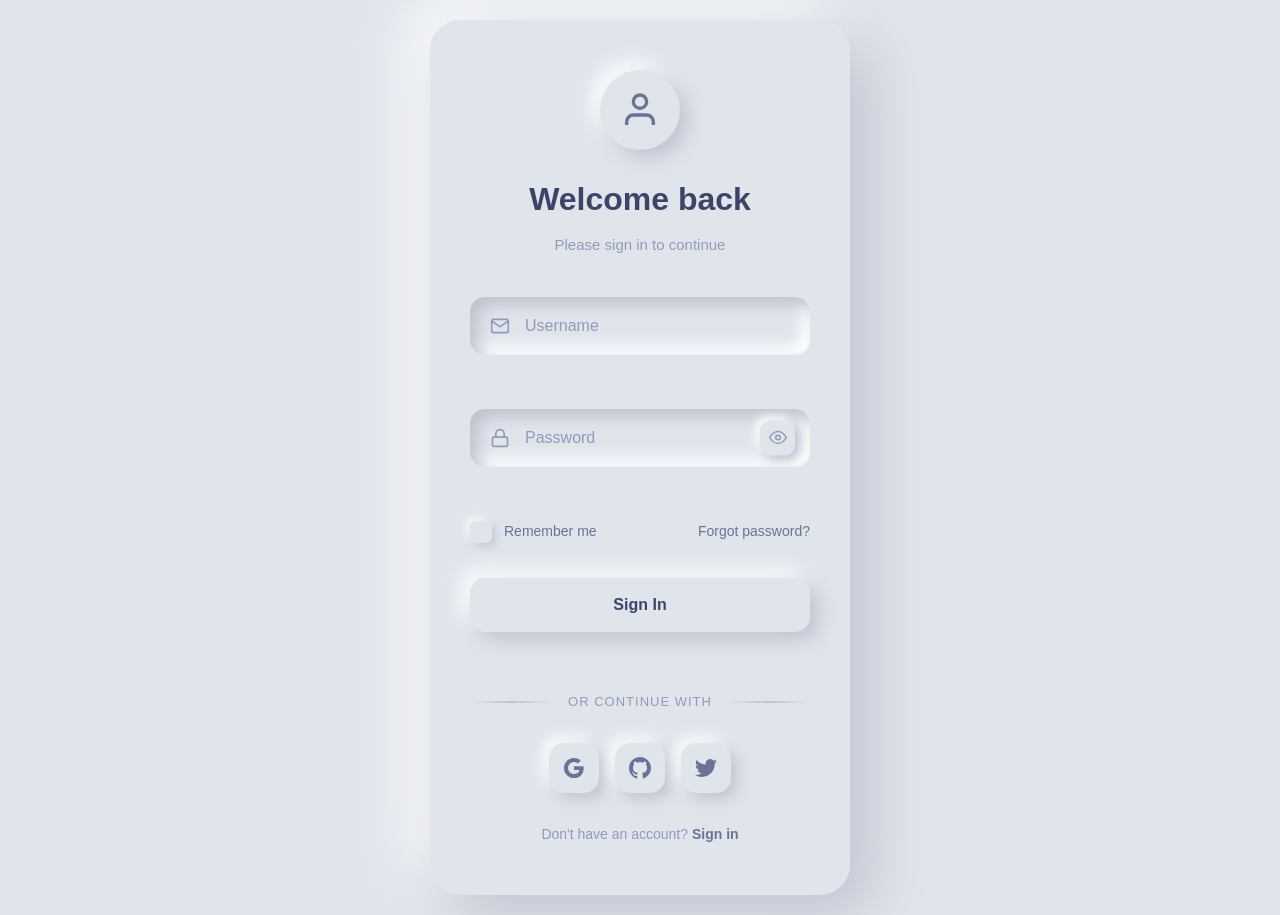
<file: login/index.html>
<!DOCTYPE html>
<html lang="en">
<head>
    <meta charset="UTF-8">
    <meta name="viewport" content="width=device-width, initial-scale=1.0">
    <title>Neumorphism Login Form</title>
    <meta name="description" content="Soft-UI login form with realistic dual shadows and ambient mouse-tracked lighting.">
    <meta name="author" content="Aigars Silkalns / Colorlib">
    <link rel="canonical" href="https://puikinsh.github.io/login-forms/forms/neumorphism/">
    <link rel="icon" type="image/svg+xml" href="data:image/svg+xml,<svg xmlns='http://www.w3.org/2000/svg' viewBox='0 0 100 100'><circle cx='50' cy='50' r='48' fill='%236366f1'/><text x='50' y='68' font-size='60' text-anchor='middle' fill='white' font-family='system-ui,sans-serif'>L</text></svg>">
    <meta property="og:type" content="website">
    <meta property="og:title" content="Neumorphism Login Form">
    <meta property="og:description" content="Soft-UI login form with realistic dual shadows and ambient mouse-tracked lighting.">
    <meta property="og:url" content="https://puikinsh.github.io/login-forms/forms/neumorphism/">
    <meta property="og:image" content="https://puikinsh.github.io/login-forms/assets/screenshots/neumorphism.png">
    <meta name="twitter:card" content="summary_large_image">
    <meta name="twitter:title" content="Neumorphism Login Form">
    <meta name="twitter:description" content="Soft-UI login form with realistic dual shadows and ambient mouse-tracked lighting.">
    <meta name="twitter:image" content="https://puikinsh.github.io/login-forms/assets/screenshots/neumorphism.png">
    <link rel="stylesheet" href="style.css">
</head>
<body>
    <div class="login-container">
        <div class="login-card">
            <div class="login-header">
                <div class="neu-icon">
                    <div class="icon-inner">
                        <svg viewBox="0 0 24 24" fill="none" stroke="currentColor" stroke-width="2">
                            <path d="M20 21v-2a4 4 0 0 0-4-4H8a4 4 0 0 0-4 4v2"/>
                            <circle cx="12" cy="7" r="4"/>
                        </svg>
                    </div>
                </div>
                <h2>Welcome back</h2>
                <p>Please sign in to continue</p>
            </div>
            
            <form class="login-form" id="loginForm" novalidate>
                <div class="form-group">
                    <div class="input-group neu-input">
                        <input type="username" id="username" name="username" required autocomplete="username" placeholder=" ">
                        <label for="username">Username</label>
                        <div class="input-icon">
                            <svg viewBox="0 0 24 24" fill="none" stroke="currentColor" stroke-width="2">
                                <path d="M4 4h16c1.1 0 2 .9 2 2v12c0 1.1-.9 2-2 2H4c-1.1 0-2-.9-2-2V6c0-1.1.9-2 2-2z"/>
                                <polyline points="22,6 12,13 2,6"/>
                            </svg>
                        </div>
                    </div>
                    <span class="error-message" id="emailError"></span>
                </div>

                <div class="form-group">
                    <div class="input-group neu-input password-group">
                        <input type="password" id="password" name="password" required autocomplete="current-password" placeholder=" ">
                        <label for="password">Password</label>
                        <div class="input-icon">
                            <svg viewBox="0 0 24 24" fill="none" stroke="currentColor" stroke-width="2">
                                <rect x="3" y="11" width="18" height="11" rx="2" ry="2"/>
                                <path d="M7 11V7a5 5 0 0110 0v4"/>
                            </svg>
                        </div>
                        <button type="button" class="password-toggle neu-toggle" id="passwordToggle" aria-label="Toggle password visibility">
                            <svg class="eye-open" viewBox="0 0 24 24" fill="none" stroke="currentColor" stroke-width="2">
                                <path d="M1 12s4-8 11-8 11 8 11 8-4 8-11 8-11-8-11-8z"/>
                                <circle cx="12" cy="12" r="3"/>
                            </svg>
                            <svg class="eye-closed" viewBox="0 0 24 24" fill="none" stroke="currentColor" stroke-width="2">
                                <path d="M17.94 17.94A10.07 10.07 0 0 1 12 20c-7 0-11-8-11-8a18.45 18.45 0 0 1 5.06-5.94M9.9 4.24A9.12 9.12 0 0 1 12 4c7 0 11 8 11 8a18.5 18.5 0 0 1-2.16 3.19m-6.72-1.07a3 3 0 1 1-4.24-4.24"/>
                                <line x1="1" y1="1" x2="23" y2="23"/>
                            </svg>
                        </button>
                    </div>
                    <span class="error-message" id="passwordError"></span>
                </div>

                <div class="form-options">
                    <div class="remember-wrapper">
                        <input type="checkbox" id="remember" name="remember">
                        <label for="remember" class="checkbox-label">
                            <div class="neu-checkbox">
                                <svg viewBox="0 0 24 24" fill="none" stroke="currentColor" stroke-width="3">
                                    <polyline points="20 6 9 17 4 12"/>
                                </svg>
                            </div>
                            Remember me
                        </label>
                    </div>
                    <a href="#" class="forgot-link">Forgot password?</a>
                </div>

                <button type="submit" class="neu-button login-btn">
                    <span class="btn-text">Sign In</span>
                    <div class="btn-loader">
                        <div class="neu-spinner"></div>
                    </div>
                </button>
            </form>

            <div class="divider">
                <div class="divider-line"></div>
                <span>or continue with</span>
                <div class="divider-line"></div>
            </div>

            <div class="social-login">
                <button type="button" class="social-btn neu-social">
                    <svg viewBox="0 0 24 24" fill="currentColor">
                        <path d="M22.56 12.25c0-.78-.07-1.53-.2-2.25H12v4.26h5.92c-.26 1.37-1.04 2.53-2.21 3.31v2.77h3.57c2.08-1.92 3.28-4.74 3.28-8.09z"/>
                        <path d="M12 23c2.97 0 5.46-.98 7.28-2.66l-3.57-2.77c-.98.66-2.23 1.06-3.71 1.06-2.86 0-5.29-1.93-6.16-4.53H2.18v2.84C3.99 20.53 7.7 23 12 23z"/>
                        <path d="M5.84 14.09c-.22-.66-.35-1.36-.35-2.09s.13-1.43.35-2.09V7.07H2.18C1.43 8.55 1 10.22 1 12s.43 3.45 1.18 4.93l2.85-2.22.81-.62z"/>
                        <path d="M12 5.38c1.62 0 3.06.56 4.21 1.64l3.15-3.15C17.45 2.09 14.97 1 12 1 7.7 1 3.99 3.47 2.18 7.07l3.66 2.84c.87-2.6 3.3-4.53 6.16-4.53z"/>
                    </svg>
                </button>
                <button type="button" class="social-btn neu-social">
                    <svg viewBox="0 0 24 24" fill="currentColor">
                        <path d="M12 0c-6.626 0-12 5.373-12 12 0 5.302 3.438 9.8 8.207 11.387.599.111.793-.261.793-.577v-2.234c-3.338.726-4.033-1.416-4.033-1.416-.546-1.387-1.333-1.756-1.333-1.756-1.089-.745.083-.729.083-.729 1.205.084 1.839 1.237 1.839 1.237 1.07 1.834 2.807 1.304 3.492.997.107-.775.418-1.305.762-1.604-2.665-.305-5.467-1.334-5.467-5.931 0-1.311.469-2.381 1.236-3.221-.124-.303-.535-1.524.117-3.176 0 0 1.008-.322 3.301 1.23.957-.266 1.983-.399 3.003-.404 1.02.005 2.047.138 3.006.404 2.291-1.552 3.297-1.23 3.297-1.23.653 1.653.242 2.874.118 3.176.77.84 1.235 1.911 1.235 3.221 0 4.609-2.807 5.624-5.479 5.921.43.372.823 1.102.823 2.222v3.293c0 .319.192.694.801.576 4.765-1.589 8.199-6.086 8.199-11.386 0-6.627-5.373-12-12-12z"/>
                    </svg>
                </button>
                <button type="button" class="social-btn neu-social">
                    <svg viewBox="0 0 24 24" fill="currentColor">
                        <path d="M23.953 4.57a10 10 0 01-2.825.775 4.958 4.958 0 002.163-2.723c-.951.555-2.005.959-3.127 1.184a4.92 4.92 0 00-8.384 4.482C7.69 8.095 4.067 6.13 1.64 3.162a4.822 4.822 0 00-.666 2.475c0 1.71.87 3.213 2.188 4.096a4.904 4.904 0 01-2.228-.616v.06a4.923 4.923 0 003.946 4.827 4.996 4.996 0 01-2.212.085 4.936 4.936 0 004.604 3.417 9.867 9.867 0 01-6.102 2.105c-.39 0-.779-.023-1.17-.067a13.995 13.995 0 007.557 2.209c9.053 0 13.998-7.496 13.998-13.985 0-.21 0-.42-.015-.63A9.935 9.935 0 0024 4.59z"/>
                    </svg>
                </button>
            </div>

            <div class="signup-link">
                <p>Don't have an account?  <a href="register.html" class="comfort-link signup-link">Sign in</a>
            </div>

            <div class="success-message" id="successMessage">
                <div class="success-icon neu-icon">
                    <svg viewBox="0 0 24 24" fill="none" stroke="currentColor" stroke-width="3">
                        <polyline points="20 6 9 17 4 12"/>
                    </svg>
                </div>
                <h3>Success!</h3>
                <p>Redirecting to your dashboard...</p>
            </div>
        </div>
    </div>
<script src="js/login.js"></script>
</body>
</html>
</file>
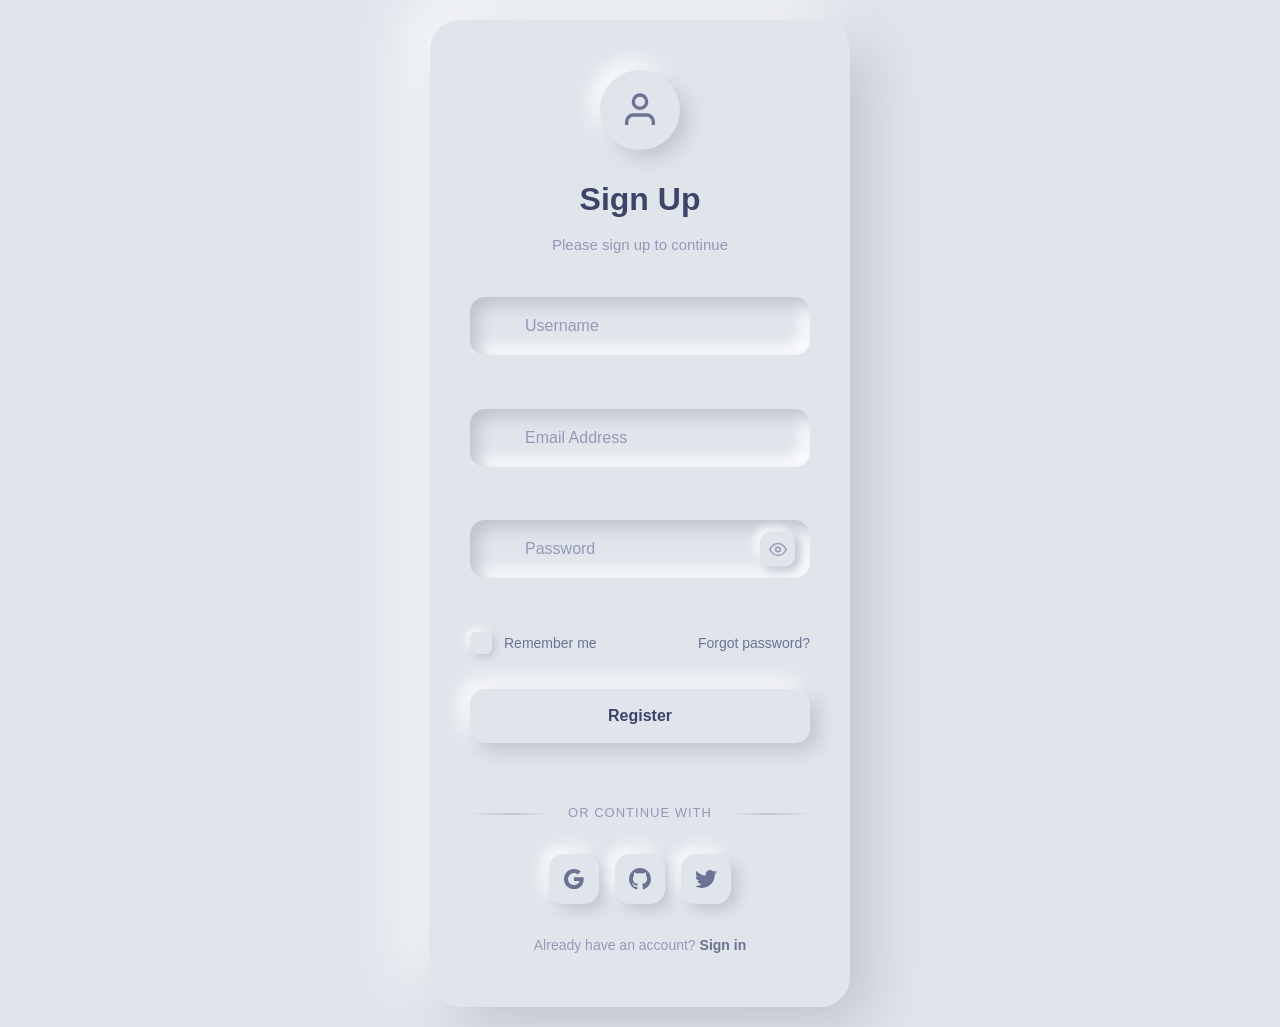
<file: login/register.html>
<!DOCTYPE html>
<html lang="en">
<head>
    <meta charset="UTF-8">
    <meta name="viewport" content="width=device-width, initial-scale=1.0">
    <title>Neumorphism Login Form</title>
    <meta name="description" content="Soft-UI login form with realistic dual shadows and ambient mouse-tracked lighting.">
    <meta name="author" content="Aigars Silkalns / Colorlib">
    <link rel="canonical" href="https://puikinsh.github.io/login-forms/forms/neumorphism/">
    <link rel="icon" type="image/svg+xml" href="data:image/svg+xml,<svg xmlns='http://www.w3.org/2000/svg' viewBox='0 0 100 100'><circle cx='50' cy='50' r='48' fill='%236366f1'/><text x='50' y='68' font-size='60' text-anchor='middle' fill='white' font-family='system-ui,sans-serif'>L</text></svg>">
    <meta property="og:type" content="website">
    <meta property="og:title" content="Neumorphism Login Form">
    <meta property="og:description" content="Soft-UI login form with realistic dual shadows and ambient mouse-tracked lighting.">
    <meta property="og:url" content="https://puikinsh.github.io/login-forms/forms/neumorphism/">
    <meta property="og:image" content="https://puikinsh.github.io/login-forms/assets/screenshots/neumorphism.png">
    <meta name="twitter:card" content="summary_large_image">
    <meta name="twitter:title" content="Neumorphism Login Form">
    <meta name="twitter:description" content="Soft-UI login form with realistic dual shadows and ambient mouse-tracked lighting.">
    <meta name="twitter:image" content="https://puikinsh.github.io/login-forms/assets/screenshots/neumorphism.png">
    <link rel="stylesheet" href="style.css">
</head>
<body>
    <div class="login-container">
        <div class="login-card">
            <div class="login-header">
                <div class="neu-icon">
                    <div class="icon-inner">
                        <svg viewBox="0 0 24 24" fill="none" stroke="currentColor" stroke-width="2">
                            <path d="M20 21v-2a4 4 0 0 0-4-4H8a4 4 0 0 0-4 4v2"/>
                            <circle cx="12" cy="7" r="4"/>
                        </svg>
                    </div>
                </div>
                <h2>Sign Up</h2>
                <p>Please sign up to continue</p>
            </div>
            
            <form class="login-form" id="registerForm" novalidate>
                
                <div class="form-group">
                    <div class="input-group neu-input">
                        <input type="username" id="username" name="username" required autocomplete="username" placeholder=" ">
                        <label for="username">Username</label>
                        <div class="input-icon">
                            </svg>
                        </div>
                    </div>
                    <span class="error-message" id="usernameError"></span>
                </div>
                
                <div class="form-group">
                    <div class="input-group neu-input email-group">
                        <input type="email" id="email" name="email" required autocomplete="email" placeholder=" ">
                        <label for="email">Email Address</label>
                        <div class="input-icon">
                            </svg>
                        </div>
                    </div>
                    <span class="error-message" id="emailError"></span>
                </div>
                
                <div class="form-group">
                    <div class="input-group neu-input password-group">
                        <input type="password" id="password" name="password" required autocomplete="current-password" placeholder=" ">
                        <label for="password">Password</label>
                        <div class="input-icon"></div>
                        <button type="button" class="password-toggle neu-toggle" id="passwordToggle" aria-label="Toggle password visibility">
                            <svg class="eye-open" viewBox="0 0 24 24" fill="none" stroke="currentColor" stroke-width="2">
                                <path d="M1 12s4-8 11-8 11 8 11 8-4 8-11 8-11-8-11-8z"/>
                                <circle cx="12" cy="12" r="3"/>
                            </svg>
                            <svg class="eye-closed" viewBox="0 0 24 24" fill="none" stroke="currentColor" stroke-width="2">
                                <path d="M17.94 17.94A10.07 10.07 0 0 1 12 20c-7 0-11-8-11-8a18.45 18.45 0 0 1 5.06-5.94M9.9 4.24A9.12 9.12 0 0 1 12 4c7 0 11 8 11 8a18.5 18.5 0 0 1-2.16 3.19m-6.72-1.07a3 3 0 1 1-4.24-4.24"/>
                                <line x1="1" y1="1" x2="23" y2="23"/>
                            </svg>
                        </button>
                    </div>
                    <span class="error-message" id="passwordError"></span>
                </div>

                <div class="form-options">
                    <div class="remember-wrapper">
                        <input type="checkbox" id="remember" name="remember">
                        <label for="remember" class="checkbox-label">
                            <div class="neu-checkbox">
                                <svg viewBox="0 0 24 24" fill="none" stroke="currentColor" stroke-width="3">
                                    <polyline points="20 6 9 17 4 12"/>
                                </svg>
                            </div>
                            Remember me
                        </label>
                    </div>
                    <a href="#" class="forgot-link">Forgot password?</a>
                </div>

                <button type="submit" class="neu-button register-btn">
                    <span class="btn-text">Register</span>
                    <div class="btn-loader">
                        <div class="neu-spinner"></div>
                    </div>
                </button>
                
                <p id="message"></p>

                
            </form>

            <div class="divider">
                <div class="divider-line"></div>
                <span>or continue with</span>
                <div class="divider-line"></div>
            </div>

            <div class="social-login">
                <button type="button" class="social-btn neu-social">
                    <svg viewBox="0 0 24 24" fill="currentColor">
                        <path d="M22.56 12.25c0-.78-.07-1.53-.2-2.25H12v4.26h5.92c-.26 1.37-1.04 2.53-2.21 3.31v2.77h3.57c2.08-1.92 3.28-4.74 3.28-8.09z"/>
                        <path d="M12 23c2.97 0 5.46-.98 7.28-2.66l-3.57-2.77c-.98.66-2.23 1.06-3.71 1.06-2.86 0-5.29-1.93-6.16-4.53H2.18v2.84C3.99 20.53 7.7 23 12 23z"/>
                        <path d="M5.84 14.09c-.22-.66-.35-1.36-.35-2.09s.13-1.43.35-2.09V7.07H2.18C1.43 8.55 1 10.22 1 12s.43 3.45 1.18 4.93l2.85-2.22.81-.62z"/>
                        <path d="M12 5.38c1.62 0 3.06.56 4.21 1.64l3.15-3.15C17.45 2.09 14.97 1 12 1 7.7 1 3.99 3.47 2.18 7.07l3.66 2.84c.87-2.6 3.3-4.53 6.16-4.53z"/>
                    </svg>
                </button>
                <button type="button" class="social-btn neu-social">
                    <svg viewBox="0 0 24 24" fill="currentColor">
                        <path d="M12 0c-6.626 0-12 5.373-12 12 0 5.302 3.438 9.8 8.207 11.387.599.111.793-.261.793-.577v-2.234c-3.338.726-4.033-1.416-4.033-1.416-.546-1.387-1.333-1.756-1.333-1.756-1.089-.745.083-.729.083-.729 1.205.084 1.839 1.237 1.839 1.237 1.07 1.834 2.807 1.304 3.492.997.107-.775.418-1.305.762-1.604-2.665-.305-5.467-1.334-5.467-5.931 0-1.311.469-2.381 1.236-3.221-.124-.303-.535-1.524.117-3.176 0 0 1.008-.322 3.301 1.23.957-.266 1.983-.399 3.003-.404 1.02.005 2.047.138 3.006.404 2.291-1.552 3.297-1.23 3.297-1.23.653 1.653.242 2.874.118 3.176.77.84 1.235 1.911 1.235 3.221 0 4.609-2.807 5.624-5.479 5.921.43.372.823 1.102.823 2.222v3.293c0 .319.192.694.801.576 4.765-1.589 8.199-6.086 8.199-11.386 0-6.627-5.373-12-12-12z"/>
                    </svg>
                </button>
                <button type="button" class="social-btn neu-social">
                    <svg viewBox="0 0 24 24" fill="currentColor">
                        <path d="M23.953 4.57a10 10 0 01-2.825.775 4.958 4.958 0 002.163-2.723c-.951.555-2.005.959-3.127 1.184a4.92 4.92 0 00-8.384 4.482C7.69 8.095 4.067 6.13 1.64 3.162a4.822 4.822 0 00-.666 2.475c0 1.71.87 3.213 2.188 4.096a4.904 4.904 0 01-2.228-.616v.06a4.923 4.923 0 003.946 4.827 4.996 4.996 0 01-2.212.085 4.936 4.936 0 004.604 3.417 9.867 9.867 0 01-6.102 2.105c-.39 0-.779-.023-1.17-.067a13.995 13.995 0 007.557 2.209c9.053 0 13.998-7.496 13.998-13.985 0-.21 0-.42-.015-.63A9.935 9.935 0 0024 4.59z"/>
                    </svg>
                </button>
            </div>

            <div class="signup-link">
                <p>Already have an account? <a href="index.html">Sign in</a></p>
            </div>

            <div class="success-message" id="successMessage">
                <div class="success-icon neu-icon">
                    <svg viewBox="0 0 24 24" fill="none" stroke="currentColor" stroke-width="3">
                        <polyline points="20 6 9 17 4 12"/>
                    </svg>
                </div>
                <h3>Success!</h3>
                <p>Redirecting to your dashboard...</p>
            </div>
        </div>
    </div>
<script src="js/register.js" defer></script>
</body>
</html>
</file>
<file: login/style.css>
/* Neumorphism Login Form - Complete & Self-Contained */

* {
    margin: 0;
    padding: 0;
    box-sizing: border-box;
}

body {
    font-family: -apple-system, BlinkMacSystemFont, 'Segoe UI', Roboto, sans-serif;
    background: #e0e5ec;
    min-height: 100vh;
    display: flex;
    align-items: center;
    justify-content: center;
    padding: 20px;
    line-height: 1.6;
}

.login-container {
    width: 100%;
    max-width: 420px;
}

.login-card {
    background: #e0e5ec;
    border-radius: 30px;
    padding: 50px 40px;
    box-shadow: 
        20px 20px 60px #bec3cf,
        -20px -20px 60px #ffffff;
    position: relative;
    transition: all 0.3s ease;
}

.login-card:hover {
    transform: translateY(-5px);
}

.login-header {
    text-align: center;
    margin-bottom: 40px;
}

.neu-icon {
    width: 80px;
    height: 80px;
    margin: 0 auto 24px;
    background: #e0e5ec;
    border-radius: 50%;
    display: flex;
    align-items: center;
    justify-content: center;
    box-shadow: 
        8px 8px 20px #bec3cf,
        -8px -8px 20px #ffffff,
        inset 0 0 0 #bec3cf,
        inset 0 0 0 #ffffff;
    transition: all 0.3s ease;
}

.neu-icon:hover {
    box-shadow: 
        4px 4px 10px #bec3cf,
        -4px -4px 10px #ffffff,
        inset 4px 4px 10px #bec3cf,
        inset -4px -4px 10px #ffffff;
}

.icon-inner {
    width: 40px;
    height: 40px;
    display: flex;
    align-items: center;
    justify-content: center;
    color: #6c7293;
}

.icon-inner svg {
    width: 100%;
    height: 100%;
}

.login-header h2 {
    color: #3d4468;
    font-size: 2rem;
    font-weight: 600;
    margin-bottom: 8px;
}

.login-header p {
    color: #9499b7;
    font-size: 15px;
    font-weight: 400;
}

/* Neumorphic Input Styles */
.form-group {
    margin-bottom: 28px;
    position: relative;
}

.neu-input {
    position: relative;
    background: #e0e5ec;
    border-radius: 15px;
    box-shadow: 
        inset 8px 8px 16px #bec3cf,
        inset -8px -8px 16px #ffffff;
    transition: all 0.3s ease;
}

.neu-input:focus-within {
    box-shadow: 
        inset 4px 4px 8px #bec3cf,
        inset -4px -4px 8px #ffffff;
}

.neu-input input {
    width: 100%;
    background: transparent;
    border: none;
    padding: 20px 24px;
    padding-left: 55px;
    color: #3d4468;
    font-size: 16px;
    font-weight: 500;
    outline: none;
    transition: all 0.3s ease;
}

.neu-input input::placeholder {
    color: transparent;
}

.neu-input label {
    position: absolute;
    left: 55px;
    top: 50%;
    transform: translateY(-50%);
    color: #9499b7;
    font-size: 16px;
    font-weight: 400;
    pointer-events: none;
    transition: all 0.3s ease;
}

.neu-input input:focus + label,
.neu-input input:not(:placeholder-shown) + label {
    top: 8px;
    font-size: 12px;
    color: #6c7293;
    transform: translateY(0);
}

.input-icon {
    position: absolute;
    left: 20px;
    top: 50%;
    transform: translateY(-50%);
    width: 20px;
    height: 20px;
    color: #9499b7;
    transition: all 0.3s ease;
}

.input-icon svg {
    width: 100%;
    height: 100%;
}

.neu-input:focus-within .input-icon {
    color: #6c7293;
}

/* Password Toggle */
.password-group {
    padding-right: 50px;
}

.neu-toggle {
    position: absolute;
    right: 15px;
    top: 50%;
    transform: translateY(-50%);
    background: #e0e5ec;
    border: none;
    width: 35px;
    height: 35px;
    border-radius: 10px;
    cursor: pointer;
    display: flex;
    align-items: center;
    justify-content: center;
    color: #9499b7;
    box-shadow: 
        4px 4px 10px #bec3cf,
        -4px -4px 10px #ffffff;
    transition: all 0.3s ease;
}

.neu-toggle:hover {
    color: #6c7293;
}

.neu-toggle:active {
    box-shadow: 
        inset 2px 2px 5px #bec3cf,
        inset -2px -2px 5px #ffffff;
}

.neu-toggle svg {
    width: 18px;
    height: 18px;
}

.eye-closed {
    display: none;
}

.neu-toggle.show-password .eye-open {
    display: none;
}

.neu-toggle.show-password .eye-closed {
    display: block;
}

/* Form Options */
.form-options {
    display: flex;
    justify-content: space-between;
    align-items: center;
    margin-bottom: 35px;
    flex-wrap: wrap;
    gap: 16px;
}

.remember-wrapper {
    display: flex;
    align-items: center;
    cursor: pointer;
}

.remember-wrapper input[type="checkbox"] {
    display: none;
}

.checkbox-label {
    display: flex;
    align-items: center;
    gap: 12px;
    cursor: pointer;
    user-select: none;
    color: #6c7293;
    font-size: 14px;
    font-weight: 500;
}

.neu-checkbox {
    width: 22px;
    height: 22px;
    background: #e0e5ec;
    border-radius: 6px;
    display: flex;
    align-items: center;
    justify-content: center;
    box-shadow: 
        3px 3px 8px #bec3cf,
        -3px -3px 8px #ffffff;
    transition: all 0.3s ease;
    position: relative;
    overflow: hidden;
}

.remember-wrapper input[type="checkbox"]:checked + .checkbox-label .neu-checkbox {
    box-shadow: 
        inset 2px 2px 5px #bec3cf,
        inset -2px -2px 5px #ffffff;
}

.neu-checkbox svg {
    width: 14px;
    height: 14px;
    color: #00c896;
    opacity: 0;
    transform: scale(0);
    transition: all 0.3s ease;
}

.remember-wrapper input[type="checkbox"]:checked + .checkbox-label .neu-checkbox svg {
    opacity: 1;
    transform: scale(1);
}

.forgot-link {
    color: #6c7293;
    text-decoration: none;
    font-size: 14px;
    font-weight: 500;
    transition: color 0.3s ease;
}

.forgot-link:hover {
    color: #3d4468;
}

/* Neumorphic Button */
.neu-button {
    width: 100%;
    background: #e0e5ec;
    border: none;
    border-radius: 15px;
    padding: 18px 32px;
    color: #3d4468;
    font-size: 16px;
    font-weight: 600;
    cursor: pointer;
    position: relative;
    margin-bottom: 30px;
    box-shadow: 
        8px 8px 20px #bec3cf,
        -8px -8px 20px #ffffff;
    transition: all 0.3s ease;
    overflow: hidden;
}

.neu-button::before {
    content: '';
    position: absolute;
    top: 0;
    left: -100%;
    width: 100%;
    height: 100%;
    background: linear-gradient(90deg, transparent, rgba(255, 255, 255, 0.3), transparent);
    transition: left 0.5s ease;
}

.neu-button:hover {
    transform: translateY(-2px);
    box-shadow: 
        12px 12px 30px #bec3cf,
        -12px -12px 30px #ffffff;
}

.neu-button:hover::before {
    left: 100%;
}

.neu-button:active {
    transform: translateY(0);
    box-shadow: 
        inset 4px 4px 10px #bec3cf,
        inset -4px -4px 10px #ffffff;
}

.btn-text {
    position: relative;
    z-index: 1;
    transition: opacity 0.3s ease;
}

.btn-loader {
    position: absolute;
    top: 50%;
    left: 50%;
    transform: translate(-50%, -50%);
    opacity: 0;
    transition: opacity 0.3s ease;
}

.neu-spinner {
    width: 20px;
    height: 20px;
    border: 3px solid #bec3cf;
    border-top: 3px solid #6c7293;
    border-radius: 50%;
    animation: spin 1s linear infinite;
}

@keyframes spin {
    0% { transform: rotate(0deg); }
    100% { transform: rotate(360deg); }
}

.neu-button.loading .btn-text {
    opacity: 0;
}

.neu-button.loading .btn-loader {
    opacity: 1;
}

/* Divider */
.divider {
    display: flex;
    align-items: center;
    margin: 30px 0;
    gap: 16px;
}

.divider-line {
    flex: 1;
    height: 2px;
    background: linear-gradient(90deg, transparent, #bec3cf, transparent);
}

.divider span {
    color: #9499b7;
    font-size: 13px;
    font-weight: 500;
    text-transform: uppercase;
    letter-spacing: 1px;
}

/* Social Login */
.social-login {
    display: flex;
    justify-content: center;
    gap: 16px;
    margin-bottom: 30px;
}

.neu-social {
    width: 50px;
    height: 50px;
    background: #e0e5ec;
    border: none;
    border-radius: 15px;
    cursor: pointer;
    display: flex;
    align-items: center;
    justify-content: center;
    color: #6c7293;
    box-shadow: 
        6px 6px 15px #bec3cf,
        -6px -6px 15px #ffffff;
    transition: all 0.3s ease;
}

.neu-social:hover {
    transform: translateY(-2px);
    box-shadow: 
        8px 8px 20px #bec3cf,
        -8px -8px 20px #ffffff;
}

.neu-social:active {
    transform: translateY(0);
    box-shadow: 
        inset 3px 3px 8px #bec3cf,
        inset -3px -3px 8px #ffffff;
}

.neu-social svg {
    width: 22px;
    height: 22px;
}

/* Signup Link */
.signup-link {
    text-align: center;
}

.signup-link p {
    color: #9499b7;
    font-size: 14px;
}

.signup-link a {
    color: #6c7293;
    text-decoration: none;
    font-weight: 600;
    transition: color 0.3s ease;
}

.signup-link a:hover {
    color: #3d4468;
}

/* Error States */
.error-message {
    color: #ff3b5c;
    font-size: 12px;
    font-weight: 500;
    margin-top: 8px;
    margin-left: 20px;
    opacity: 0;
    transform: translateY(-10px);
    transition: all 0.3s ease;
}

.error-message.show {
    opacity: 1;
    transform: translateY(0);
}

.form-group.error .neu-input {
    box-shadow: 
        inset 8px 8px 16px #ffb8c4,
        inset -8px -8px 16px #ffffff,
        0 0 0 2px #ff3b5c;
}

/* Success Message */
.success-message {
    display: none;
    text-align: center;
    padding: 40px 20px;
    opacity: 0;
    transform: translateY(20px);
    transition: all 0.5s ease;
}

.success-message.show {
    display: block;
    opacity: 1;
    transform: translateY(0);
}

.success-message .neu-icon {
    background: #e0e5ec;
    color: #00c896;
    margin-bottom: 20px;
}

.success-message h3 {
    color: #3d4468;
    font-size: 1.5rem;
    margin-bottom: 8px;
}

.success-message p {
    color: #9499b7;
    font-size: 14px;
}

/* Mobile Responsive */
@media (max-width: 480px) {
    body {
        padding: 16px;
    }
    
    .login-card {
        padding: 35px 25px;
        border-radius: 20px;
    }
    
    .login-header h2 {
        font-size: 1.75rem;
    }
    
    .neu-input input {
        padding: 18px 20px;
        padding-left: 50px;
    }
    
    .neu-input label {
        left: 50px;
    }
    
    .form-options {
        flex-direction: column;
        align-items: flex-start;
        gap: 16px;
    }
}
/* === Accessibility: keyboard focus indicators === */
/* Restores visible focus rings for keyboard users without affecting mouse interaction. */
:focus-visible {
    outline: 2px solid currentColor;
    outline-offset: 2px;
    border-radius: 4px;
}

/* Reduced motion: respect user preference. Animations defined per form will tone down. */
@media (prefers-reduced-motion: reduce) {
    *, *::before, *::after {
        animation-duration: 0.01ms !important;
        animation-iteration-count: 1 !important;
        transition-duration: 0.01ms !important;
        scroll-behavior: auto !important;
    }
}
</file>
